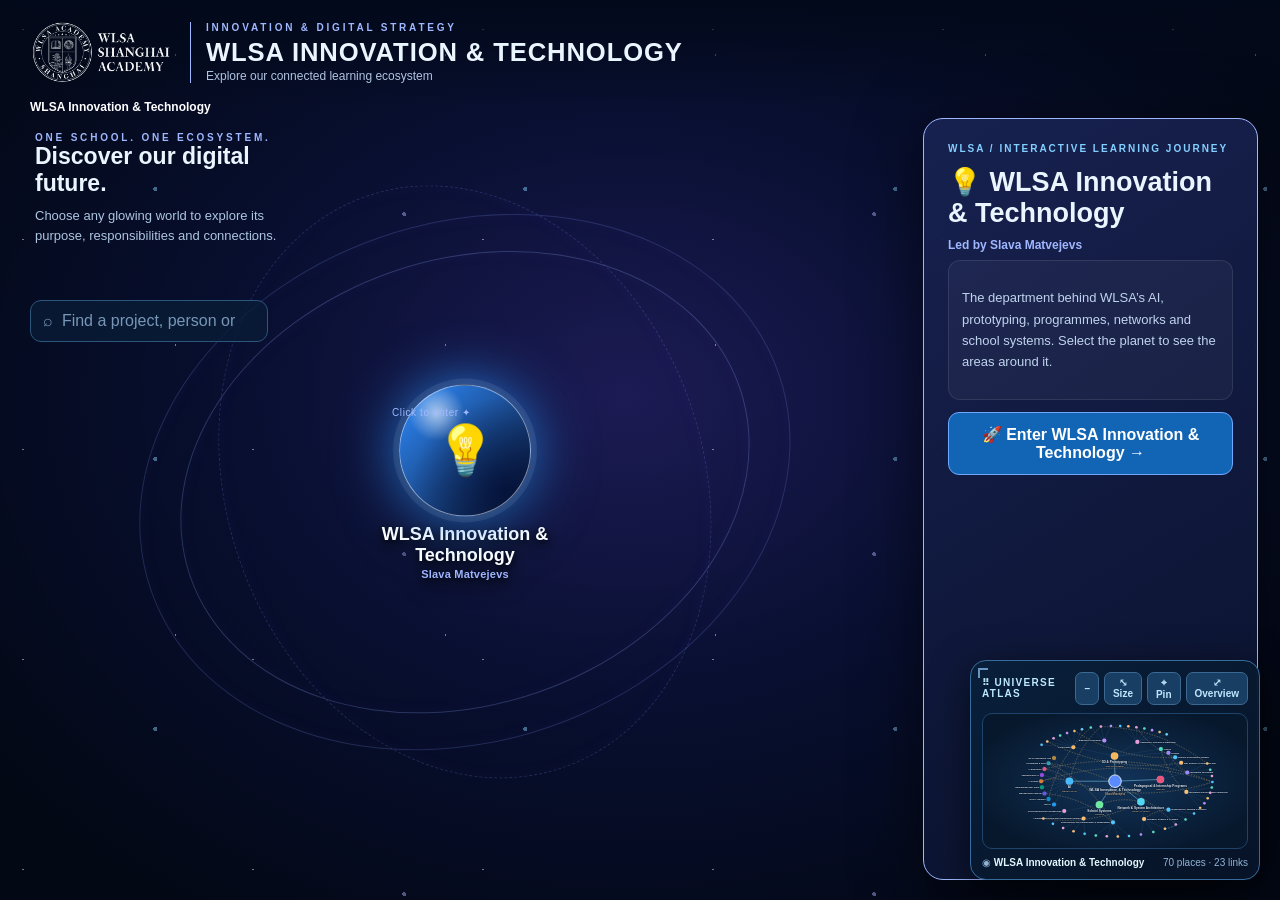
<file: index.html>
<!DOCTYPE html>
<html lang="en"><head><meta charset="utf-8"/><meta content="width=device-width, initial-scale=1" name="viewport"/><meta name="description" content="Interactive map of the WLSA Innovation &amp; Technology universe: AI, 3D &amp; Prototyping, Pedagogical &amp; Internship Programs, Network &amp; System Architecture and School Systems."/><meta name="theme-color" content="#030916"/><meta property="og:title" content="WLSA Innovation &amp; Technology"/><meta property="og:type" content="website"/><title>WLSA Innovation &amp; Technology</title><link href="styles-1.css?v=r9" rel="stylesheet"/><link href="styles-2.css?v=r9" rel="stylesheet"/><link href="styles-3.css?v=r9" rel="stylesheet"/><link href="styles-4.css?v=r9" rel="stylesheet"/></head><body><svg width="0" height="0" style="position:absolute" aria-hidden="true" focusable="false"><defs><linearGradient id="wlsa-chip-g" gradientUnits="userSpaceOnUse" x1="8" y1="8" x2="92" y2="92"><stop offset="0" stop-color="#c084fc"/><stop offset=".5" stop-color="#6366f1"/><stop offset="1" stop-color="#22d3ee"/></linearGradient></defs></svg><main class="app" id="app"><div class="universe" id="universe"><canvas class="stars" id="stars"></canvas><div class="world" id="world"><div class="halo"></div><div class="halo two"></div><svg aria-hidden="true" class="lines" id="lines" viewBox="0 0 1400 850"></svg><div id="nodes"></div><div class="orbitlabel" style="left:400px;top:104px">WLSA DIGITAL ECOSYSTEM</div><div class="orbitlabel" style="left:567px;top:780px;color:#d8ae70">FUTURE FOUNDATION</div></div></div><header class="top"><div class="brand"><img alt="WLSA Shanghai Academy official logo" class="logo" src="wlsa-logo.png"/><div class="brand-title"><div class="eyebrow">Innovation &amp; Digital Strategy</div><h1>WLSA AI UNIVERSE</h1><p>Explore our connected learning ecosystem</p></div></div><div class="actions"><button class="btn" id="to-home" title="Back to WLSA Innovation &amp; Technology">↖ <span>Innovation &amp; Tech</span></button><button class="btn" id="zoomout" title="Zoom out">− <span>Zoom</span></button><button class="btn" id="zoomin" title="Zoom in">+ <span>Zoom</span></button><button class="btn" id="reset" title="Reset view">⟲ <span>Reset</span></button><button class="btn primary" id="present">▶ <span>Guided tour</span></button></div></header><section class="intro"><div class="eyebrow" id="main-eyebrow">One school. One ecosystem.</div><h2>Discover our digital future.</h2><p>Choose any glowing world to explore its purpose, responsibilities and connections.</p></section><div class="search"><input aria-label="Find a project" id="search" placeholder="⌕  Find a project..." type="search"/></div><div class="futurebar"><strong style="color:#ffdda1">OUR NORTH STAR</strong><br/>WLSA's own educational LLM is a long-term aspiration, not a currently deployed model.</div><aside class="sidebar" id="sidebar"><div class="side-head"><span id="sectionTag">SYSTEM OVERVIEW</span><button aria-label="Close details" class="x" id="close">×</button></div><div class="side-body" id="detail"></div></aside><div class="bottom"><div class="legend"><span><i class="swatch" style="background:#45bbff"></i>Main hub</span><span><i class="swatch" style="background:#45e5ba"></i>Connected apps &amp; programs</span><span><i class="swatch" style="background:#f5b95d"></i>Long-term goal</span></div><div class="tip">Click a planet • Mouse wheel to zoom • Drag empty space to pan</div></div><div class="tour"><span id="tourtext"><strong>Explorer mode</strong> · 9 worlds to discover</span><button aria-label="Previous stop" id="prev">‹</button><button id="next">Next ›</button></div><section aria-label="Interactive universe mini-map" class="minimap"><div class="map-title"><span>⠿ UNIVERSE ATLAS</span><span class="map-btns"><button id="map-collapse" type="button" aria-expanded="true" title="Collapse the map (M)">–</button><button id="map-pin" type="button" aria-pressed="false" title="Keep the map open">⌖ Pin</button><button id="expandmap" title="Open full overview" type="button">⤢ Overview</button></span></div><svg aria-label="Click planets to select them on an overview map" class="mini-chart" id="minimap-svg" role="img" viewBox="0 0 1400 850"></svg><div class="map-footer"><span>◉ <b id="mapfocus">iWLSA</b></span><button id="map-enter" type="button" hidden>Go into it ↗</button><span id="mapcount">9 systems</span></div></section><div aria-label="Full WLSA universe overview" aria-modal="true" class="overview-modal" id="overview-modal" role="dialog"><div class="overview-sheet"><button class="overview-close" id="overview-close" type="button">✕ Close</button><div class="eyebrow">WLSA DIGITAL ECOSYSTEM</div><h2>Universe overview</h2><p>Select any world to return to the universe with its detailed mission dossier.</p><svg aria-label="Full interactive map of the WLSA AI ecosystem" class="full-chart" id="overview-svg" role="img" viewBox="0 0 1400 850"></svg><div class="overview-note">Blue: overarching platform · Colours: connected apps and programmes · Gold: future LLM vision</div></div></div></main><script src="app-1.js?v=r9"></script><script src="app-2.js?v=r9"></script><section aria-hidden="true" aria-label="WLSA Innovation universes" id="edu-space">
<header class="top" id="edu-top"><div class="brand"><img alt="WLSA Shanghai Academy official logo" class="logo" src="wlsa-logo.png"/><div class="brand-title"><div class="eyebrow">Innovation &amp; Digital Strategy</div><h1 id="edu-h1">WLSA INNOVATION &amp; TECHNOLOGY</h1><p>Explore our connected learning ecosystem</p></div></div><div class="actions"><button class="btn primary" id="edu-present" type="button">▶ <span>Guided tour</span></button><button class="btn" id="edu-exit">↖ Main Universe</button></div></header>
<nav aria-label="Breadcrumb" class="edu-crumb" id="edu-crumb"></nav>
<section class="intro" id="edu-intro"><div class="eyebrow" id="edu-eyebrow"></div><h2 id="edu-title"></h2><p>Choose any glowing world to explore its purpose, responsibilities and connections.</p></section>
<div class="search"><input aria-label="Find a planet or person" id="edu-search" placeholder="⌕  Find a project..." type="search"/></div>
<div class="edu-stage"><div class="edu-orbits" id="edu-orbits"></div></div>
<aside aria-live="polite" class="edu-panel" id="edu-panel"></aside>
<div class="tour edu-tour" id="edu-tour"><span id="edu-tourtext" aria-live="polite"></span><button aria-label="Previous stop" id="edu-prev" type="button">‹</button><button id="edu-next" type="button">Next ›</button></div>
<div class="edu-map"><h4>✧ In this universe</h4><div id="edu-map-links"></div></div>
</section><script src="universe-data.js?v=r9"></script><script src="graph.js?v=r9"></script><script src="app-3.js?v=r9"></script><script src="app-4.js?v=r9"></script><script src="app-5.js?v=r9"></script></body></html>
</file>
<file: styles-1.css>
:root{--navy:#071329;--light:#e5f3ff;--muted:#9bb2d4;--cyan:#52d7ff;--gold:#ffcb6e}*{box-sizing:border-box}body{margin:0;background:#030916;color:#eef7ff;font-family:Inter,'Segoe UI',Arial,sans-serif;overflow:hidden}button,input{font:inherit}button{cursor:pointer}button:focus-visible,input:focus-visible,.planet:focus-visible{outline:2px solid var(--gold);outline-offset:3px}.app{height:100dvh;min-height:570px;position:relative;overflow:hidden;background:radial-gradient(ellipse at 46% 51%,#102a52 0%,#07152e 35%,#030916 76%)}.app:after{content:'';position:absolute;inset:0;pointer-events:none;background:linear-gradient(90deg,rgba(2,7,18,.54),transparent 25%,transparent 72%,rgba(2,7,18,.45))}.stars,.lines{position:absolute;inset:0;width:100%;height:100%;pointer-events:none}.stars{opacity:.82}.lines{overflow:visible}.top{position:absolute;top:0;left:0;right:0;height:104px;z-index:12;display:flex;align-items:center;justify-content:space-between;padding:14px 30px;background:linear-gradient(180deg,rgba(2,9,26,.94),rgba(2,9,26,.04));gap:18px}.brand{display:flex;align-items:center;gap:16px;min-width:0}.logo{height:64px;width:144px;object-fit:contain;object-position:left center;filter:brightness(0) invert(1);opacity:.96}.brand-title{border-left:1px solid #31547d;padding-left:15px}.eyebrow{font-size:10px;letter-spacing:.28em;text-transform:uppercase;color:#78d8fa;font-weight:800}.brand h1{font-size:clamp(18px,2vw,27px);margin:5px 0 2px;letter-spacing:.035em}.brand p{font-size:12px;color:#b0c3e1;margin:0}.actions{display:flex;gap:8px;align-items:center}.btn{color:#daecff;background:#14294acc;border:1px solid #385a81;border-radius:11px;padding:11px 14px;display:inline-flex;gap:8px;align-items:center;justify-content:center;transition:.2s}.btn:hover,.btn.active{background:#214778;border-color:#69bdf9}.btn.primary{background:#0c5288;border-color:#35bafa}.universe{position:absolute;inset:0;overflow:hidden;touch-action:none}.world{position:absolute;width:1400px;height:850px;left:50%;top:52%;transform:translate(-50%,-50%) scale(var(--zoom,1));transform-origin:center center;transition:transform .2s ease-out}.halo{position:absolute;left:700px;top:426px;width:650px;height:650px;border-radius:50%;border:1px solid rgba(68,138,221,.13);transform:translate(-50%,-50%);box-shadow:0 0 90px rgba(16,97,227,.07),inset 0 0 70px rgba(16,97,227,.06);pointer-events:none}.halo.two{width:1020px;height:790px;border-style:dashed;border-color:rgba(66,168,255,.13);transform:translate(-50%,-50%) rotate(-15deg)}.orbitlabel{position:absolute;font-size:11px;letter-spacing:.18em;text-transform:uppercase;color:#6183af;pointer-events:none}.planet{position:absolute;border:0;background:transparent;color:inherit;transform:translate(-50%,-50%);text-align:center;display:flex;flex-direction:column;align-items:center;gap:7px;width:174px;z-index:3}.planet .sphere{position:relative;display:grid;place-items:center;width:86px;height:86px;border-radius:50%;border:1px solid var(--stroke);background:radial-gradient(circle at 29% 26%,rgba(255,255,255,.35),transparent 22%),radial-gradient(circle at 68% 85%,rgba(0,0,0,.4),transparent 58%),linear-gradient(140deg,var(--tone),#071229 94%);box-shadow:0 0 0 6px rgba(50,133,222,.055),0 0 30px var(--glow),inset -11px -13px 22px rgba(0,0,0,.36);transition:transform .22s, box-shadow .22s;animation:breathe 5s ease-in-out infinite}.sphere svg{height:37px;width:37px;filter:drop-shadow(0 1px 4px #08152d)}.planet:hover .sphere,.planet.selected .sphere{transform:scale(1.13);box-shadow:0 0 0 8px rgba(76,173,249,.16),0 0 55px var(--glow)}.planet.selected .sphere{border-width:2px}.planet .name{font-size:14px;font-weight:800;line-height:1.23;text-shadow:0 2px 6px #000;max-width:190px}.planet .sub{font-size:10px;color:#a8bedb;line-height:1.2}.planet.center{width:280px}.planet.center .sphere{width:151px;height:151px;box-shadow:0 0 0 9px rgba(15,148,255,.07),0 0 85px rgba(16,129,239,.53),inset -20px -20px 36px rgba(0,0,0,.4)}.planet.center .sphere svg{height:65px;width:65px}.planet.center .name{font-size:24px}.planet.center .sub{color:#c1edff;font-size:12px}.planet.future .sphere{width:109px;height:109px;animation:breathe 3s ease-in-out infinite}.planet.future .sphere svg{height:52px;width:52px}.planet.future .name{color:#ffe3a2}.planet.future:before{content:'';position:absolute;border:1px dashed rgba(255,202,99,.5);border-radius:50%;width:140px;height:140px;top:-16px;pointer-events:none;animation:rotate 22s linear infinite}.bottom{position:absolute;z-index:11;left:30px;bottom:22px;display:flex;align-items:center;gap:14px;flex-wrap:wrap}.legend{background:#071a33bd;border:1px solid #244364;border-radius:13px;padding:11px 14px;display:flex;align-items:center;gap:13px;font-size:11px;color:#a9bedb}.swatch{height:8px;width:8px;border-radius:50%;display:inline-block;margin-right:5px}.tip{font-size:11px;color:#81a5c9}.sidebar{position:absolute;z-index:11;right:22px;top:118px;bottom:25px;width:335px;border:1px solid rgba(87,157,224,.35);background:linear-gradient(160deg,rgba(13,34,67,.96),rgba(5,15,33,.96));box-shadow:0 17px 65px rgba(0,0,0,.35);border-radius:20px;overflow:hidden;display:flex;flex-direction:column;backdrop-filter:blur(14px)}.side-head{padding:21px 22px 11px;display:flex;justify-content:space-between;align-items:center}.side-head span{font-size:10px;letter-spacing:.19em;color:#7edcff;text-transform:uppercase;font-weight:800}.x{background:transparent;border:0;color:#adcee7;font-size:24px;line-height:1}.side-body{padding:6px 22px 25px;overflow:auto}.bigicon{width:68px;height:68px;border-radius:16px;display:grid;place-items:center;background:#163e6d;border:1px solid #558fc2;margin:10px 0 17px}.bigicon svg{height:36px;width:36px}.side-body h2{font-size:24px;line-height:1.16;margin:0 0 9px}.side-body p{color:#b9cbdf;font-size:13px;line-height:1.58}.pill{display:inline-flex;padding:5px 9px;border-radius:20px;font-size:10px;text-transform:uppercase;letter-spacing:.08em;font-weight:700;background:#1a3d62;color:#95ddff;border:1px solid #376894}.side-body h3{font-size:11px;color:#70cbf4;text-transform:uppercase;letter-spacing:.15em;margin:25px 0 10px}.side-body ul{margin:0;padding-left:19px;color:#dce9f7;font-size:12px;line-height:1.8}.connected{display:flex;flex-wrap:wrap;gap:7px}.connected button{padding:7px 9px;border-radius:9px;border:1px solid #2c557c;background:#112c4b;color:#d2e9fa;font-size:11px}.connected button:hover{background:#22517c}.intro{position:absolute;z-index:7;left:35px;top:138px;width:250px;pointer-events:none}.intro h2{font-size:25px;line-height:1.16;margin:0 0 10px}.intro p{font-size:13px;color:#aec5e1;line-height:1.5;margin:0}.futurebar{position:absolute;z-index:7;left:32px;bottom:95px;border-left:2px solid #e9b554;padding-left:11px;max-width:270px;font-size:11px;color:#d0def0;line-height:1.6}.search{position:absolute;left:30px;top:282px;z-index:10;width:238px}.search input{width:100%;border-radius:11px;background:#091c36cb;border:1px solid #2b557b;color:#fff;padding:11px 12px;outline:0}.search input::placeholder{color:#7897b7}.app.sidebar-closed .sidebar{display:none}.app.sidebar-closed .world{left:52%}.app:not(.sidebar-closed) .world{left:44%}#lines path{fill:none;stroke-width:2;opacity:.35}#lines path.active{opacity:1;stroke-width:3;filter:drop-shadow(0 0 6px currentColor)}#lines circle{filter:drop-shadow(0 0 5px currentColor)}.tour{position:absolute;z-index:15;left:50%;bottom:31px;transform:translateX(-50%);background:#112946eb;border:1px solid #426a92;border-radius:40px;padding:7px 13px;display:flex;align-items:center;gap:10px;font-size:11px;color:#b7d6f2;box-shadow:0 5px 25px #020713}.tour button{border:0;color:#fff;background:#245589;border-radius:20px;padding:8px 12px}.tour strong{color:white}.minimap{display:none}@keyframes breathe{0%,100%{filter:brightness(1)}50%{filter:brightness(1.2)}}@keyframes rotate{to{transform:rotate(360deg)}}@media(max-width:1000px){.sidebar{width:295px}.world{transform:translate(-50%,-50%) scale(calc(var(--zoom,1)*.77))}.intro{top:112px}.intro h2{font-size:20px}.intro p{display:none}.search{top:187px}.logo{width:100px;height:48px}.brand-title{padding-left:10px}.brand h1{font-size:18px}}@media(max-width:700px){.top{padding:10px 14px;height:80px}.logo{width:75px;height:39px}.brand h1{font-size:15px}.brand p{display:none}.eyebrow{font-size:8px}.actions .btn span{display:none}.actions .btn{padding:9px}.intro{left:14px;top:89px;width:190px}.intro h2{font-size:17px}.search{left:14px;top:155px;width:190px}.sidebar{top:auto;bottom:0;left:0;right:0;width:auto;height:40%;border-radius:16px 16px 0 0}.side-head{padding:10px 16px 0}.side-body{padding:0 16px 16px}.side-body h2{font-size:19px}.bigicon{width:45px;height:45px;margin:3px 0 6px}.bigicon svg{height:24px;width:24px}.bottom,.futurebar{display:none}.tour{left:50%;bottom:42%;width:max-content;max-width:94%;font-size:10px}.app.sidebar-closed .tour{bottom:18px}.world{top:39%;left:50%!important;transform:translate(-50%,-50%) scale(calc(var(--zoom,1)*.47))}.app.sidebar-closed .world{top:49%;transform:translate(-50%,-50%) scale(calc(var(--zoom,1)*.58))}}

/* v2 richer mission dossiers and interactive universe atlas */
.sidebar{width:405px;right:20px;top:110px;bottom:20px;background:linear-gradient(145deg,rgba(12,35,72,.98),rgba(4,14,31,.98));border-color:#3578ae;box-shadow:0 14px 65px #0009,0 0 45px #0088fa13}
.side-head{padding:17px 23px 11px;border-bottom:1px solid #214466}.side-body{padding:12px 23px 28px}
.dossier-top{display:flex;gap:14px;align-items:center;margin:3px 0 9px}.dossier-top .bigicon{flex:none;margin:0;width:59px;height:59px}.dossier-top h2{font-size:23px;margin:0 0 5px}.dossier-top .subtitle{font-size:11px;color:#8bb3da}
.dossier-desc{margin:13px 0 15px!important;font-size:13px!important}.dossier-status{display:flex;gap:8px;align-items:center;flex-wrap:wrap}
.dossier-section{padding:15px 0;border-top:1px solid rgba(125,195,255,.17)}.dossier-section h3{margin:0 0 10px!important;color:#80d9ff}.dossier-section p{margin:0;font-size:12px!important}
.info-grid{display:grid;grid-template-columns:1fr 1fr;gap:9px}.info-tile{background:rgba(29,69,112,.36);border:1px solid #28527c;border-radius:11px;padding:11px}.info-tile span{display:block;color:#82b7df;text-transform:uppercase;font-size:9px;letter-spacing:.11em;margin-bottom:6px}.info-tile strong{font-size:12px;line-height:1.4;font-weight:650;display:block}
.feature-list{list-style:none!important;padding:0!important;display:grid;gap:7px}.feature-list li{display:flex;gap:9px;align-items:flex-start;line-height:1.4!important;background:#10305288;padding:8px 10px;border-radius:8px}.feature-list li:before{content:'✦';color:#62d7ff}
.roadmap-strip{display:flex;align-items:center;gap:7px;margin:11px 0}.roadmap-strip .dot{width:9px;height:9px;border-radius:50%;background:#31bee9;box-shadow:0 0 11px #21c3ff}.roadmap-strip .rule{height:1px;flex:1;background:linear-gradient(90deg,#32ceff,#d1b467)}.roadmap-strip small{font-size:10px;color:#b8cbe0}
.panel-actions{display:flex;gap:9px}.panel-actions button{border:1px solid #3577ae;border-radius:9px;background:#164878;color:#e0f6ff;padding:9px 12px;font-size:11px}.panel-actions button:hover{background:#226aa6}
.minimap{display:block;position:absolute;z-index:12;left:26px;bottom:100px;width:258px;background:linear-gradient(145deg,#09203beF,#071326f5);border:1px solid #356c9c;border-radius:16px;padding:11px;box-shadow:0 9px 38px #0008;backdrop-filter:blur(16px)}
.map-title{display:flex;align-items:center;justify-content:space-between;gap:5px;color:#bdeaff;font-size:10px;letter-spacing:.13em;font-weight:800;text-transform:uppercase;margin-bottom:8px}.map-title button{border:1px solid #3b6992;border-radius:7px;background:#183e63;color:#bfe8ff;font-size:10px;padding:4px 8px;cursor:pointer}.map-title button:hover{background:#286291}
.mini-chart{display:block;width:100%;height:auto;aspect-ratio: 1.95;background:radial-gradient(ellipse,#12345a,#07182d 80%);border:1px solid #1e446b;border-radius:10px;cursor:crosshair;touch-action:manipulation}
.mini-link{stroke:#4c8aba;stroke-width:2;opacity:.6}.mini-link.hot{stroke:#8af0ff;stroke-width:3;opacity:1}.mini-dot{cursor:pointer;stroke:#071525;stroke-width:2;transition:filter .15s}.mini-dot:hover,.mini-dot.hot{filter:drop-shadow(0 0 8px #89f4ff);stroke:#fff;stroke-width:3}.mini-box{fill:#b7eaff0a;stroke:#62cfff;stroke-width:2;stroke-dasharray:7 5;pointer-events:none;rx:6}
.map-footer{display:flex;align-items:center;justify-content:space-between;gap:8px;margin-top:8px;font-size:10px;color:#90b3d4}.map-footer b{color:#e2f7ff;font-weight:650}
.overview-modal{position:absolute;inset:0;background:#010716cf;z-index:30;display:none;align-items:center;justify-content:center;padding:20px;backdrop-filter:blur(10px)}.overview-modal.open{display:flex}.overview-sheet{width:min(900px,96vw);background:linear-gradient(135deg,#0d2b52,#081529);border:1px solid #4286b9;box-shadow:0 20px 100px #000;border-radius:20px;padding:25px;position:relative}.overview-sheet h2{margin:0 0 7px;font-size:25px}.overview-sheet p{color:#a8c5e0;margin:0 0 14px;font-size:13px}.overview-sheet .full-chart{height:490px;width:100%;background:radial-gradient(ellipse,#123963,#07172c 75%);border:1px solid #2e5e8a;border-radius:12px;cursor:crosshair}
.overview-close{position:absolute;top:18px;right:20px;border:1px solid #4884af;background:#17395c;color:#fff;border-radius:9px;padding:8px 13px}
.overview-note{margin-top:10px;font-size:11px;color:#a7c5e5}
.universe .world{transition:transform .22s ease-out,margin .32s ease-out}
.bottom{bottom:23px;left:310px}.futurebar{bottom:293px;left:28px;max-width:250px}.tour{bottom:27px}
@media(max-width:1130px){.sidebar{width:340px}.minimap{width:205px;left:15px;bottom:90px}.futurebar{display:none}.bottom{display:none}}
@media(max-width:700px){.sidebar{top:auto;bottom:0;left:0;right:0;width:auto;height:44%;border-radius:18px 18px 0 0}.minimap{top:210px;bottom:auto;left:10px;width:160px;padding:8px}.map-title{font-size:8px;letter-spacing:0}.map-title button{font-size:8px;padding:3px 5px}.map-footer{font-size:8px}.tour{bottom:46%}.app.sidebar-closed .tour{bottom:18px}.app.sidebar-closed .minimap{top:auto;bottom:72px}.overview-sheet{padding:17px}.overview-sheet .full-chart{height:320px}.overview-sheet h2{font-size:18px}.dossier-top h2{font-size:18px}.dossier-section{padding:11px 0}}
@media(prefers-reduced-motion:reduce){.planet .sphere,.planet.future:before{animation:none!important}}
</file>
<file: styles-2.css>
/* AI Education-only nested solar system extension */
#edu-space{position:absolute;inset:0;z-index:40;background:radial-gradient(ellipse at 49% 44%,#1c1b54 0%,#080f30 42%,#030815 86%);display:none;overflow:hidden;color:#eaf6ff}
#edu-space.active{display:block;animation:eduReveal .7s ease-out both}
@keyframes eduReveal{from{opacity:0;transform:scale(1.12)}to{opacity:1;transform:scale(1)}}
#edu-space:before{content:'';position:absolute;inset:0;opacity:.45;pointer-events:none;background-image:radial-gradient(1px 1px at 10% 14%,white 99%,transparent),radial-gradient(2px 2px at 42% 70%,#8ad9ff 99%,transparent),radial-gradient(1px 1px at 65% 19%,white 99%,transparent),radial-gradient(2px 2px at 86% 63%,#adb7ff 99%,transparent);background-size:230px 210px,370px 270px,270px 290px,470px 340px;animation:starsDrift 70s linear infinite}
@keyframes starsDrift{to{background-position:200px -100px,-160px 200px,90px -180px,120px 120px}}
.edu-top{position:absolute;z-index:8;top:12px;left:20px;right:20px;display:flex;gap:14px;align-items:center;justify-content:space-between;padding:12px 16px;background:#07162bcf;border:1px solid #35538b;border-radius:16px;backdrop-filter:blur(15px)}
.edu-crumb{display:flex;gap:7px;align-items:center;flex-wrap:wrap;font-size:13px;color:#9fd6ff}.edu-crumb button{color:#c8ebff;background:none;border:0;padding:5px 4px}.edu-crumb button:hover{text-decoration:underline}.edu-crumb strong{color:white}.edu-brand{font-weight:850;letter-spacing:.07em;color:#ffffff;font-size:12px}
.edu-stage{position:absolute;inset:75px 375px 40px 25px;display:grid;place-items:center;min-width:400px}
.edu-stage-head{position:absolute;top:26px;left:0;right:0;text-align:center;z-index:3;pointer-events:none}.edu-stage-head h2{font-size:clamp(23px,3vw,37px);margin:0 0 5px}.edu-stage-head p{color:#b2c4eb;font-size:13px;margin:0}
.edu-orbits{position:relative;width:min(77vh,720px);height:min(77vh,720px);max-width:90%;max-height:88%;min-width:400px;min-height:400px;animation:eduAppear .7s cubic-bezier(.2,.8,.2,1)}
@keyframes eduAppear{from{opacity:0;transform:scale(.68)}to{opacity:1;transform:scale(1)}}
.edu-ring{position:absolute;left:50%;top:50%;transform:translate(-50%,-50%) rotate(-19deg);width:var(--w);height:var(--h);border:1px solid #829aff35;border-radius:50%;box-shadow:inset 0 0 20px #805aff09;pointer-events:none}
.edu-ring:nth-child(2){border-style:dashed}.edu-ring:nth-child(3){border-color:#8ea9fa40}
.edu-node{position:absolute;left:var(--x);top:var(--y);transform:translate(-50%,-50%);display:flex;flex-direction:column;align-items:center;gap:7px;border:none;background:none;color:white;width:132px;cursor:pointer;z-index:3;filter:drop-shadow(0 7px 9px #0009)}
.edu-node .edu-sphere{width:var(--sz,76px);height:var(--sz,76px);border-radius:50%;display:grid;place-items:center;font-size:28px;background:radial-gradient(circle at 28% 21%,#fff9,transparent 20%),radial-gradient(circle at 80% 80%,#010b31bb,transparent 63%),linear-gradient(135deg,var(--planet),#09132e);border:1px solid #e4edff88;box-shadow:0 0 27px color-mix(in srgb,var(--planet),transparent 45%),inset -10px -10px 20px #0008;transition:transform .2s,box-shadow .2s;animation:eduFloat 4s ease-in-out infinite;animation-delay:var(--delay,0s)}
@keyframes eduFloat{50%{translate:0 -7px}}.edu-node:hover .edu-sphere,.edu-node.picked .edu-sphere{transform:scale(1.17);box-shadow:0 0 0 7px #ffffff15,0 0 57px var(--planet)}
.edu-node .edu-name{font-size:13px;font-weight:800;text-align:center;text-shadow:0 2px 7px #000}.edu-node.core{width:190px;pointer-events:none}.edu-node.core .edu-sphere{width:132px;height:132px;font-size:49px;box-shadow:0 0 80px #a37bff77}.edu-node.core .edu-name{font-size:18px}
.edu-panel{position:absolute;right:18px;top:84px;bottom:20px;width:340px;overflow:auto;border:1px solid #4f6ba1;background:linear-gradient(150deg,#182251f5,#09122cf5);box-shadow:0 12px 65px #0008;border-radius:20px;padding:24px;z-index:6}
.edu-panel .edu-kicker{font-size:10px;text-transform:uppercase;letter-spacing:.2em;color:#83cfff;font-weight:750}.edu-panel h3{font-size:27px;line-height:1.15;margin:13px 0}.edu-panel p{font-size:13px;line-height:1.65;color:#c0d3ee}.edu-panel h4{font-size:11px;text-transform:uppercase;letter-spacing:.15em;color:#8ad5fa;margin:22px 0 10px}.edu-panel ul{font-size:13px;color:#e5edfc;line-height:1.9;padding-left:18px}.edu-action{border:1px solid #6ea8ff;background:#1265b5;color:#fff;border-radius:11px;padding:12px 15px;font-weight:800;margin-top:12px;width:100%}.edu-action:hover{background:#2581d7}.edu-action.secondary{background:#102448;border-color:#46648a}.edu-summary{padding:13px;background:#ffffff0a;border:1px solid #ffffff18;border-radius:12px}
.edu-map{position:absolute;bottom:21px;left:22px;z-index:7;border:1px solid #3a548a;border-radius:14px;background:#08152edb;padding:10px 13px;min-width:166px}.edu-map h4{font-size:10px;margin:0 0 8px;letter-spacing:.1em;color:#a9d2fc;text-transform:uppercase}.edu-map button{display:inline-flex;border:1px solid #365484;background:#132854;color:#e7f6ff;border-radius:8px;padding:5px 8px;font-size:11px;margin:2px}.edu-map button.selected{background:#3360a2;border-color:#8fd5ff}
.edu-hint{position:absolute;top:20px;left:22px;color:#9db6d6;font-size:11px}
.edu-highlight{color:#9be1ff}.edu-tag{font-size:10px;background:#412c78;color:#e2d7ff;display:inline-block;padding:6px 9px;border-radius:20px;border:1px solid #8b6ad4}
@media(max-width:990px){.edu-stage{right:0;bottom:290px;min-width:0;inset:75px 0 285px}.edu-orbits{width:min(65vw,480px);height:min(65vw,480px);min-width:330px;min-height:330px}.edu-panel{top:auto;left:12px;right:12px;bottom:12px;width:auto;height:255px;padding:15px}.edu-panel h3{font-size:20px}.edu-panel h4,.edu-panel ul{display:none}.edu-map{bottom:282px;left:12px}.edu-node .edu-sphere{width:56px;height:56px}.edu-node.core .edu-sphere{width:89px;height:89px}.edu-node{width:95px}.edu-node .edu-name{font-size:10px}.edu-stage-head{top:5px}}
@media(prefers-reduced-motion:reduce){#edu-space:before,.edu-node .edu-sphere,.edu-orbits{animation:none!important}}
</file>
<file: styles-3.css>
/* V4 preview additions: level transitions, preview ribbon */
.v4-ribbon{position:fixed;left:50%;bottom:6px;transform:translateX(-50%);z-index:200;padding:3px 12px;border-radius:99px;background:#4e3a18;color:#ffdda8;border:1px solid #896a32;font:700 11px/1.4 system-ui,sans-serif;letter-spacing:.08em;pointer-events:none}
/* Entering from the main universe: the overlay grows out of the clicked planet. */
@keyframes fxZoom{from{transform:scale(.06);opacity:0}60%{opacity:1}to{transform:scale(1);opacity:1}}
/* Going deeper: the new system rushes toward you. Going up: it settles back. */
@keyframes fxDive{from{transform:scale(.55);opacity:0}to{transform:scale(1);opacity:1}}
@keyframes fxRise{from{transform:scale(1.35);opacity:0}to{transform:scale(1);opacity:1}}
#edu-space.fx-zoom{animation:fxZoom .65s cubic-bezier(.2,.8,.2,1) both}
.edu-stage.fx-dive{animation:fxDive .55s cubic-bezier(.2,.8,.2,1) both}
.edu-stage.fx-rise{animation:fxRise .55s cubic-bezier(.2,.8,.2,1) both}
.edu-crumb strong{color:#ffdda8}
@media(prefers-reduced-motion:reduce){#edu-space.fx-zoom,.edu-stage.fx-dive,.edu-stage.fx-rise{animation:none!important}}
</file>
<file: styles-4.css>
/* V6 preview: shared chrome in every universe, themes, strings, collapsible atlas, fly-through transitions */
[hidden]{display:none!important}

/* ---- Overlay universes reuse the main header / intro / search so every universe looks the same ---- */
#edu-space{background:radial-gradient(ellipse at 49% 44%,var(--t1,#1c1b54) 0%,var(--t2,#080f30) 42%,var(--t3,#030815) 86%)}
#edu-space .eyebrow{color:var(--accent,#78d8fa)}
#edu-space .brand-title{border-left-color:var(--accent,#31547d)}
.edu-crumb{position:absolute;z-index:13;left:30px;top:100px;display:flex;gap:7px;align-items:center;flex-wrap:wrap;font-size:12px;color:#9fd6ff}
.edu-crumb button{color:var(--accent,#c8ebff);background:none;border:0;padding:3px 2px}
.edu-crumb button:hover{text-decoration:underline}
.edu-crumb strong{color:#fff}
#edu-space .intro{top:132px}
#edu-space .search{top:268px}
#edu-space .edu-stage{inset:104px 375px 40px 25px}
.edu-panel{top:118px;right:22px;width:335px;border-color:var(--accent,#4f6ba1)}
.edu-kicker,.edu-leadline,.edu-lead{color:var(--accent,#ffdda8)}
.edu-lead{display:block;margin-top:2px;font-size:11px;font-weight:600;letter-spacing:.02em}
.edu-leadline{margin:-4px 0 8px;font-size:12px;font-weight:700}
.edu-hint{display:block;margin-top:3px;font-size:10px;letter-spacing:.06em;color:var(--accent,#9fb7ff);animation:hintPulse 2s ease-in-out infinite}
@keyframes hintPulse{50%{opacity:.35}}
.edu-node.enter .edu-sphere{box-shadow:0 0 0 6px #ffffff14,0 0 60px var(--planet)}
.edu-none{font-size:11px;color:#8fa6cc}
.edu-links{display:flex;flex-direction:column;gap:6px;margin:6px 0 14px}
.edu-links button{text-align:left;color:#ffe3a6;background:#3a2c0f66;border:1px solid #8a6a2c;border-radius:9px;padding:8px 10px;font-size:12px}
.edu-links button:hover{background:#4e3a18}
.edu-link-badge{position:absolute;right:-4px;top:-4px;font-style:normal;font-size:12px;line-height:1;background:#3a2c0f;border:1px solid #c9a24d;border-radius:99px;padding:3px}
.edu-sphere{position:relative}
#cross-links .connected button{border-color:#8a6a2c;color:#ffe3a6}

/* Strings: centre to each planet (percent coordinates inside the orbit box) */
.edu-strings{position:absolute;inset:0;width:100%;height:100%;pointer-events:none;z-index:1;overflow:visible}
.edu-strings line{stroke-width:1.4;stroke-opacity:.35;stroke-dasharray:5 6;vector-effect:non-scaling-stroke}
.edu-strings line.on{stroke-opacity:.95;stroke-width:2.2;animation:stringFlow 1.6s linear infinite}
@keyframes stringFlow{to{stroke-dashoffset:-22}}

/* ---- Universe Atlas: bottom-right, draggable, collapsible, above every universe ---- */
#app .minimap{left:auto;top:auto;right:20px;bottom:20px;z-index:45;width:290px;transition:width .22s ease,border-color .2s}
#app .minimap.pinned{width:min(700px,calc(100vw - 40px))}
#app .minimap.pinned{border-color:var(--gold)}
#app .minimap.collapsed{width:auto;padding:7px 10px}
#app .minimap.collapsed .mini-chart,#app .minimap.collapsed .map-footer,#app .minimap.collapsed #map-pin,#app .minimap.collapsed #expandmap{display:none}
#app .minimap.collapsed .map-title{margin:0;gap:14px}
.map-title{cursor:grab;touch-action:none;user-select:none}
.minimap.dragging .map-title{cursor:grabbing}
.map-btns{display:flex;gap:5px}
#map-enter{border:1px solid #a18bfd;border-radius:7px;background:#6045b4;color:#fff;font-size:10px;font-weight:800;padding:4px 8px}
#map-enter:hover{background:#7456cc}
.mini-chart,.full-chart{cursor:default}
.g-hier{stroke:#3d6fa3;stroke-width:2;opacity:.55}.g-hier.hot{stroke:#8fe0ff;opacity:1;stroke-width:3}
.g-link{fill:none;stroke:#ffcb6e;stroke-width:2.5;stroke-dasharray:9 8;opacity:.75;animation:stringFlow 2s linear infinite}.g-link.hot{stroke-width:4;opacity:1}
.g-node{cursor:pointer}.g-node:focus-visible .g-dot{stroke:#ffcb6e;stroke-width:4}
.g-dot{stroke:#ffffff55;stroke-width:1.5}.g-node:hover .g-dot{stroke:#fff;stroke-width:3}
.g-dot.here{stroke:#fff;stroke-width:5}.g-dot.sel{stroke:#ffcb6e;stroke-width:5}
.g-label{fill:#e7f5ff;font-weight:700;pointer-events:none;paint-order:stroke;stroke:#06142a;stroke-width:4px}
.g-lead{fill:#ffdda8;pointer-events:none;paint-order:stroke;stroke:#06142a;stroke-width:3px}

/* ---- transitions ---- */
.v4-ribbon{position:fixed;left:50%;bottom:6px;transform:translateX(-50%);z-index:200;padding:3px 12px;border-radius:99px;background:#4e3a18;color:#ffdda8;border:1px solid #896a32;font:700 11px/1.4 system-ui,sans-serif;letter-spacing:.08em;pointer-events:none}
@keyframes fxOutDeep{from{transform:scale(1);opacity:1}to{transform:scale(2.6);opacity:0}}
@keyframes fxOutUp{from{transform:scale(1);opacity:1}to{transform:scale(.55);opacity:0}}
#edu-space.fx-outdeep{animation:fxOutDeep .6s ease-in both}
#edu-space.fx-outup{animation:fxOutUp .6s ease-in both}
#edu-space.fx-rise{animation:fxRise .55s cubic-bezier(.2,.8,.2,1) both}
@media(max-width:990px){#edu-space .intro,#edu-space .search,.edu-crumb{display:none}.edu-panel{top:auto;right:12px;width:auto}}
@media(prefers-reduced-motion:reduce){#edu-space.fx-outdeep,#edu-space.fx-outup,#edu-space.fx-rise,.edu-hint,.g-link,.edu-strings line.on{animation:none!important}#app .minimap{transition:none}}

/* ---- universe-wide search results ---- */
.search-results{position:absolute;top:calc(100% + 6px);left:0;width:340px;max-height:372px;overflow:auto;padding:4px;background:#07162bf5;border:1px solid #356c9c;border-radius:12px;box-shadow:0 14px 40px #000a;z-index:60;backdrop-filter:blur(14px)}
.sr-item{display:flex;gap:10px;align-items:center;padding:8px 10px;border-radius:8px;cursor:pointer;color:#e7f5ff}
.sr-item[aria-selected="true"],.sr-item:hover{background:#17406b}
.sr-ico{font-size:20px;width:26px;text-align:center;flex:none}
.sr-main{display:flex;flex-direction:column;min-width:0;font-size:13px}
.sr-main em{font-style:normal;color:#ffdda8;font-size:12px}
.sr-main small{color:#8fb0d6;font-size:11px;white-space:nowrap;overflow:hidden;text-overflow:ellipsis}
.sr-empty{padding:12px;font-size:12px;color:#9bb2d4}

/* ---- user-resizable map (overrides the pinned width once sized) ---- */
#app .minimap.sized:not(.collapsed),#app .minimap.sized:not(.collapsed).pinned{width:var(--map-w)}
.map-grip{position:absolute;top:3px;width:18px;height:18px;z-index:2;border-radius:5px;touch-action:none}
.map-grip:before{content:'';position:absolute;inset:4px;border-top:2px solid #8fc9ff;opacity:.7}
.minimap[data-side=right] .map-grip{left:3px;cursor:nwse-resize}.minimap[data-side=right] .map-grip:before{border-left:2px solid #8fc9ff}
.minimap[data-side=left] .map-grip{right:3px;cursor:nesw-resize}.minimap[data-side=left] .map-grip:before{border-right:2px solid #8fc9ff}
.map-grip:hover{background:#ffffff18}
#app .minimap.collapsed .map-grip,#app .minimap.collapsed #map-size{display:none}
#map-size{border:1px solid #3b6992;border-radius:7px;background:#183e63;color:#bfe8ff;font-size:10px;padding:4px 8px}
#map-size:hover{background:#286291}
.minimap.resizing{transition:none!important;user-select:none}

/* ---- v7: proposed vs stated connections, depth-aware atlas ---- */
.g-link.proposed{stroke:#7fe0ff;stroke-dasharray:3 7;opacity:.6}.g-link.proposed.hot{opacity:1}
.edu-links button.proposed{color:#bff1ff;background:#0f3a4766;border-color:#2f7f96}
.edu-links button em{font-style:normal;font-size:10px;letter-spacing:.05em;text-transform:uppercase;margin-left:6px;padding:1px 6px;border-radius:99px;background:#0a2c3a;color:#7fe0ff}
.edu-tbc{font-size:12px;color:#9bb2d4;font-style:italic}
.minimap .mini-chart,.full-chart{cursor:default}
#overview-modal{z-index:80}
/* v7 layout fixes: long intro titles, and room under the panels so the atlas never hides their buttons */
#edu-space .search{top:300px}
#edu-space .intro h2{font-size:23px}
.edu-panel{padding-bottom:270px}
.side-body{padding-bottom:270px}
@media(max-width:990px){.edu-panel{padding-bottom:15px}.side-body{padding-bottom:15px}}
.edu-links .where{display:block;margin-top:2px;font-size:10px;color:#9bb2d4;letter-spacing:.03em}
.edu-links button em{display:inline-block}

/* v8: guided tour in every universe */
#edu-space .tour{z-index:13;bottom:27px}
/* The "In this universe" list is a small pill that opens on hover/focus, so it never covers planets or the tour bar */
#edu-space .edu-map{bottom:27px;z-index:14}
#edu-space .edu-map h4{margin:0;cursor:default}
#edu-map-links{display:none;flex-wrap:wrap;gap:6px;margin-top:8px;max-width:520px}
#edu-space .edu-map:hover #edu-map-links,#edu-space .edu-map:focus-within #edu-map-links{display:flex}
#edu-space .edu-map h4:after{content:' ▴';opacity:.7}
@media(max-width:990px){#edu-space .tour{bottom:280px;font-size:10px}#edu-space .edu-map{display:none}}

/* v9: AI circuit-chip icon (inline SVG) sizes */
.aichip{width:1.15em;height:1.15em;vertical-align:-.22em;overflow:visible}
.edu-node .edu-sphere .aichip{width:2.3em;height:2.3em;vertical-align:baseline}
#edu-panel h3 .aichip{width:1.5em;height:1.5em;vertical-align:-.35em}
.edu-map button .aichip{width:1.6em;height:1.6em;vertical-align:-.45em}
.sr-ico .aichip{width:28px;height:28px;vertical-align:middle}
</file>
